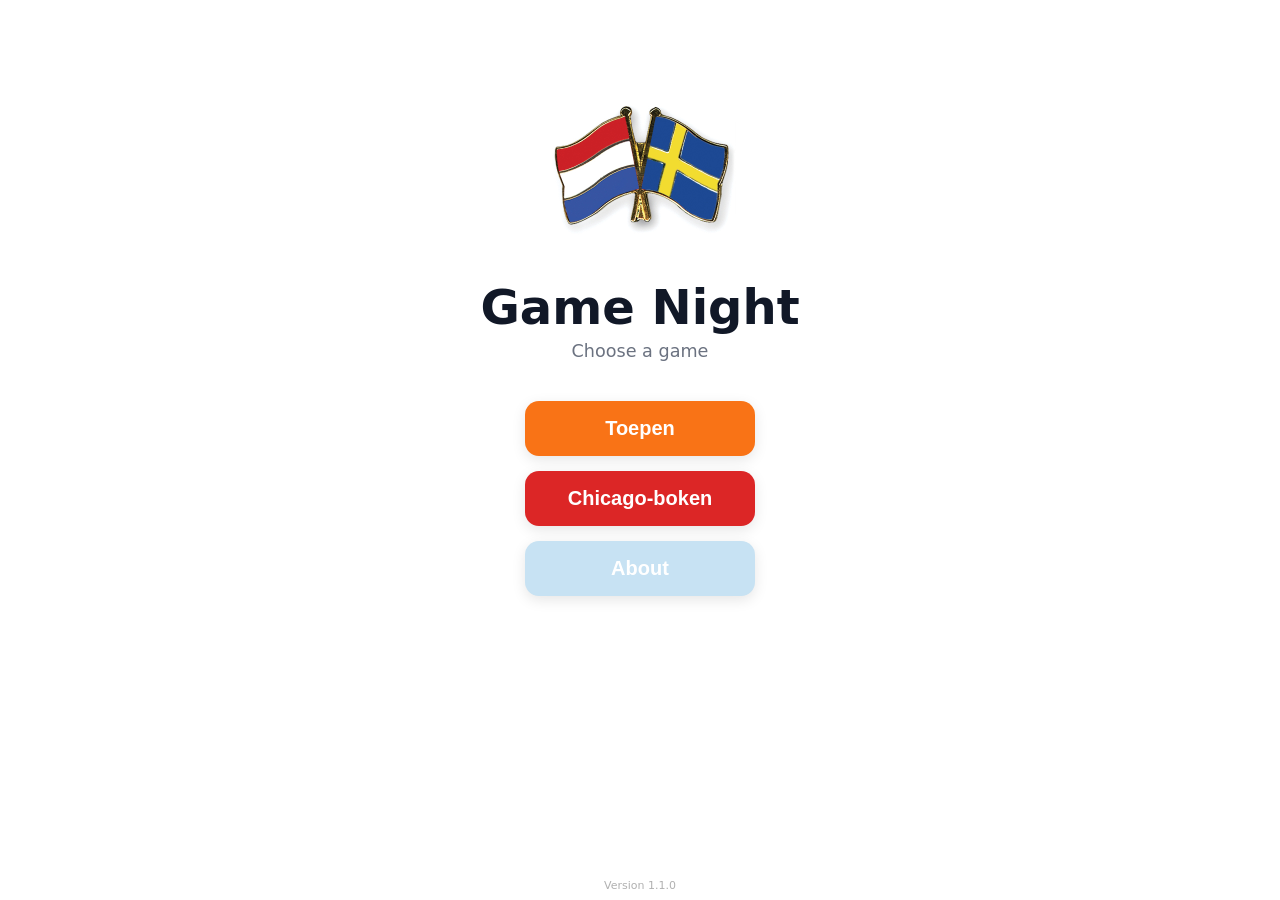
<file: index.html>
<!DOCTYPE html>
<html lang="en">
<head>
    <meta charset="UTF-8" />
    <meta name="viewport" content="width=device-width, initial-scale=1, maximum-scale=1">
    <style>
        html, body {
            touch-action: manipulation;
        }
    </style>
    <title>Toepen Scorekeeper</title>
    <link rel="stylesheet" href="style.css">
    <link rel="manifest" href="manifest.json">
    <meta name="theme-color" content="#ffffff">
</head>

<body>

    <!-- LANDING -->
    <div id="landingScreen" class="home-screen">
        <img src="Flag-Pins-Netherlands-Sweden.jpg" class="flag-img">
        <h1 class="home-title">Game Night</h1>
        <p class="home-subtitle">Choose a game</p>
        <div class="home-buttons">
            <button id="openToepenBtn" class="home-btn start">Toepen</button>
            <button id="openChicagoHubBtn" class="home-btn chicago-book">Chicago-boken</button>
            <button id="openAboutBtn" class="home-btn scores">About</button>
            <div class="version-tag">Version 1.1.0</div>
        </div>
    </div>

    <!-- TOEPEN HUB -->
    <div id="homeScreen" class="home-screen hidden">
        <button id="backToLandingFromToepen" class="page-back" aria-label="Back">←</button>
        <img src="Flag-Pins-Netherlands-Sweden.jpg" class="flag-img">
        <h1 class="home-title">Toepen</h1>
        <p class="home-subtitle">The Ultimate Scorekeeper</p>
        <div class="home-buttons">
            <button id="startBtn" class="home-btn start">Start Game</button>
            <button id="rulesBtn" class="home-btn rules">Rules</button>
            <button id="scoresBtn" class="home-btn scores">Scoreboard</button>
        </div>
    </div>

    <!-- CHICAGO HUB -->
    <div id="chicagoHubScreen" class="hidden chicago-hub">
        <button type="button" id="backToLandingFromChicago" class="page-back page-back-light" aria-label="Back">←</button>
        <div class="chicago-poster-wrap">
            <img src="chicago-bg.png" alt="Chicago-boken" class="chicago-poster">
        </div>
        <div class="chicago-hub-actions">
            <button type="button" id="chicagoBtn" class="hub-btn">Starta spel</button>
            <button type="button" id="chicagoRulesBtn" class="hub-btn">Regler</button>
            <button type="button" id="chicagoScoresBtn" class="hub-btn">Scoreboard</button>
        </div>
    </div>

    <!-- ABOUT -->
    <div id="aboutScreen" class="hidden rules-screen">
        <div class="rules-card glass-box">
            <h2 class="rules-title">About</h2>
            <p>There is nothing better playing card games, perhaps with a beer in your hand at Kvarteret, or over a coffee. This web app is an easy and fun way to count points without pen and paper.
                <br></br>
            <p>Good luck, or as we säy in Örebro:<br>Krossa Degen, ta hem segern!</br></p>

            
        </div> 
        <button id="backFromAbout" class="page-back" aria-label="Back">←</button>
    </div>

    <!-- CHICAGO RULES -->
    <div id="chicagoRulesScreen" class="hidden rules-screen">
        <button id="backFromChicagoRules" class="page-back" aria-label="Back">←</button>

        <div class="rules-card glass-box">
            <h2 class="rules-title">Chicago</h2>
            <p class="rules-subtitle">Vanlig kortlek, inga jokrar. Samtliga kort används Två spelare eller fler.</p>
        </div>

        <div class="rules-card glass-box">
            <h3>Poäng mall</h3>
            <div class="chicago-points">
                <div><span>Utspel</span><b>+5</b></div>
                <div><span>Par</span><b>+1</b></div>
                <div><span>Två par</span><b>+2</b></div>
                <div><span>Triss</span><b>+3</b></div>
                <div><span>Stege</span><b>+4</b></div>
                <div><span>Färg</span><b>+5</b></div>
                <div><span>Kåk</span><b>+6</b></div>
                <div><span>Fyrtal</span><b>+8 eller nollställ</b></div>
                <div><span>Färgstege</span><b>+11</b></div>
                <div><span>Royal Flush</span><b>+20</b></div>
                <div><span>Chicago</span><b>+15 / −15</b></div>
                <div><span>Royal Straight Flush</span><b>vinner spelet</b></div>
            </div>
        </div>

        <div class="rules-card glass-box">
            <h3>Giv</h3>
            <p>Dra kort, högst blir giv. Given roterar medurs varje omgång.</p>
        </div>

        <div class="rules-card glass-box">
            <h3>Byten &amp; hand</h3>
            <p>Fem kort var. Två byten per runda, valfritt antal kort. Byter man bara ett kort kan man se ett öppet och ta det eller få ett stängt.</p>
            <p>Efter första bytet frågar given vad spelarna har. Bäst hand får poäng. Man säger typ av hand, inte exakt vad.</p>
        </div>

        <div class="rules-card glass-box">
            <h3>Utspel</h3>
            <p>Stickrunda med de fem korten. Spelaren till vänster om given lägger första kortet. Följ färg, slå för att ta kommandot. Sista sticket ger utspelspoäng. Därefter får bäst hand poäng igen.</p>
        </div>

        <div class="rules-card glass-box">
            <h3>Ta Chicago</h3>
            <p>Ta alla stick i utspelet: <strong>+15</strong>. Misslyckas: <strong>−15</strong>. Den som ropar lägger första kortet. Ingen handpoäng den omgången.</p>
            <p>Förtur har den närmast given (förhand). Så kan man stoppa någon som annars skulle gå ut.</p>
        </div>
    </div>

    <!-- CHICAGO SCOREBOARD PLACEHOLDER -->
    <div id="chicagoScoreboardScreen" class="hidden scoreboard-screen chicago-hero">
        <h2 class="scoreboard-title">Chicago Scoreboard</h2>
        <div id="chicagoScoreboardList" class="scoreboard-list"></div>
        <button id="backFromChicagoScores" class="page-back" aria-label="Back">←</button>
    </div>

    <!-- RULES SCREEN -->
    <div id="rulesScreen" class="hidden rules-screen">

        <div class="rules-card glass-box">
            <h2 class="rules-title">Toepen Rules</h2>
            <p class="rules-subtitle">A quick and clean guide to the game</p>
        </div>

        <div class="rules-card glass-box">
            <h3>🎯 Objective</h3>
            <p>Avoid reaching <strong>15 points</strong>. The player who hits 15 is eliminated.</p>
        </div>

        <div class="rules-card glass-box">
            <h3>🃏 Card Ranking</h3>
            <p>From strongest to weakest:</p>
            <div class="rank-grid">
                <div class="rank-item">10</div>
                <div class="rank-item">9</div>
                <div class="rank-item">8</div>
                <div class="rank-item">7</div>
                <div class="rank-item">A</div>
                <div class="rank-item">K</div>
                <div class="rank-item">Q</div>
                <div class="rank-item">J</div>
            </div>
        </div>

        <div class="rules-card glass-box">
            <h3>▶️ How a Round Works</h3>
            <ul class="rules-list">
                <li>Each player receives <strong>four cards</strong>.</li>
                <li>The starting player leads the first card.</li>
                <li>Players must <strong>follow suit</strong> if able.</li>
                <li>The highest card in the leading suit wins the trick.</li>
                <li>Winner starts next trick.</li>
                <li>“Toep!” raises stakes by +1 point.</li>
            </ul>
        </div>

        <div class="rules-card glass-box">
            <h3>🏆 Winning</h3>
            <p>The last remaining player wins. The loser receives round points.</p>
        </div>

        <div class="rules-card glass-box">
            <h3>⚠️ Optional Rules</h3>
            <ul class="rules-list">
                <li><strong>OW:</strong> 2 OW → 1 penalty point</li>
                <li><strong>CP:</strong> 4 CP → 1 penalty point</li>
            </ul>
        </div>

        <button id="backFromRules" class="page-back" aria-label="Back">←</button>
    </div>

    <!-- SCOREBOARD SCREEN -->
    <div id="scoreboardScreen" class="hidden scoreboard-screen">
        <h2 class="scoreboard-title">🏆 ALL-TIME Scoreboard</h2>
        <div id="scoreboardList" class="scoreboard-list"></div>
        <button id="backFromScoreboard" class="page-back" aria-label="Back">←</button>
    </div>

    <!-- CHICAGO GAME SCREEN -->
    <div id="chicagoScreen" class="hidden chicago-screen">
        <button id="backFromChicago" class="page-back" aria-label="Back">←</button>
        <p id="chicagoDateLine" class="chicago-date-line"></p>
        <h2 class="chicago-title">Chicago</h2>

        <div id="chicagoWinnerBanner" class="chicago-winner-banner hidden"></div>

        <section class="add-player">
            <input id="chicagoNameInput" placeholder="Player name">
            <button id="chicagoAddBtn">Add</button>
        </section>

        <div id="chicagoPlayerList" class="player-list"></div>

        <div class="history-controls">
            <button id="chicagoUndoBtn" class="history-btn">⟲ Reverse</button>
            <button id="chicagoRedoBtn" class="history-btn">⟳ Forward</button>
        </div>

        <section class="toggle-container">
            <label class="toggle">
                <input type="checkbox" id="toggleChicagoHands">
                <span class="slider"></span>
                <span class="toggle-label">Show Points Menu</span>
            </label>
        </section>

        <button id="chicagoNewGameBtn" class="reset">New Game</button>
        <button id="chicagoResetPlayersBtn" class="reset reset-players">Reset All Players</button>
    </div>

    <!-- TOEPEN GAME SCREEN -->
    <div id="gameScreen" class="hidden">
        <button id="backFromGame" class="page-back" aria-label="Back">←</button>

        <section class="toggle-container">
            <label class="toggle">
                <input type="checkbox" id="toggleOW">
                <span class="slider"></span>
                <span class="toggle-label">Show Official Warning & Crying Points</span>
            </label>
        </section>

        <section class="add-player">
            <input id="nameInput" placeholder="Player name">
            <button id="addBtn">Add</button>
        </section>

        <div id="warning" class="warning hidden">
            You need at least <strong>two players</strong> to start the game.
        </div>

        <div id="playerList" class="player-list"></div>

        <div class="history-controls">
            <button id="undoBtn" class="history-btn">⟲ Reverse</button>
            <button id="redoBtn" class="history-btn">⟳ Forward</button>
        </div>

        <button id="resetBtn" class="reset" disabled>Reset All Scores</button>
        <button id="resetPlayersBtn" class="reset reset-players">Reset All Players</button>
    </div>

    <div id="fireworks" class="hidden"></div>
    <button id="newGameBtn" class="new-game-btn hidden">New Game</button>

    <script src="chicagoRules.js"></script>
    <script src="chicagoUi.js"></script>
    <script src="script.js"></script>
</body>
</html>
</file>
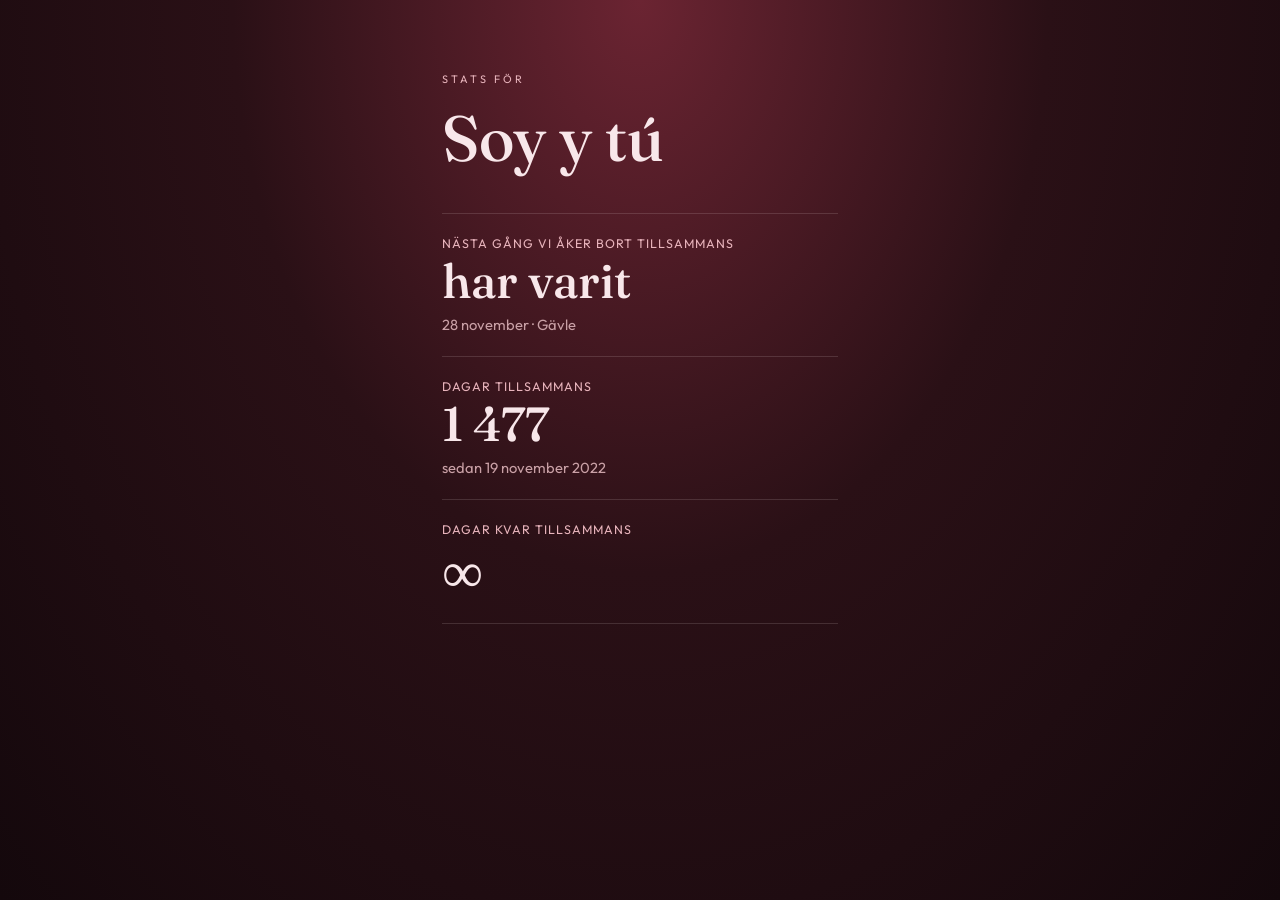
<file: bby/index.html>
<!DOCTYPE html>
<html lang="sv">
<head>
    <meta charset="UTF-8">
    <meta name="viewport" content="width=device-width, initial-scale=1">
    <meta name="robots" content="noindex,nofollow">
    <meta name="theme-color" content="#4a1520">
    <title>bby</title>
    <link rel="stylesheet" href="style.css">
</head>
<body>
    <main class="wrap">
        <p class="eyebrow">Stats för</p>
        <h1>Soy y tú</h1>

        <section class="card">
            <p class="label">Nästa gång vi åker bort tillsammans</p>
            <p id="trip" class="num">—</p>
            <p class="meta">28 november · Gävle</p>
        </section>
        
        <section class="card">
            <p class="label">Dagar tillsammans</p>
            <p id="together" class="num">—</p>
            <p class="meta">sedan 19 november 2022</p>
        </section>

        <section class="card">
            <p class="label">Dagar kvar tillsammans</p>
            <p class="num infinity">∞</p>
        </section>

 
    </main>
    <script src="app.js"></script>
</body>
</html>
</file>
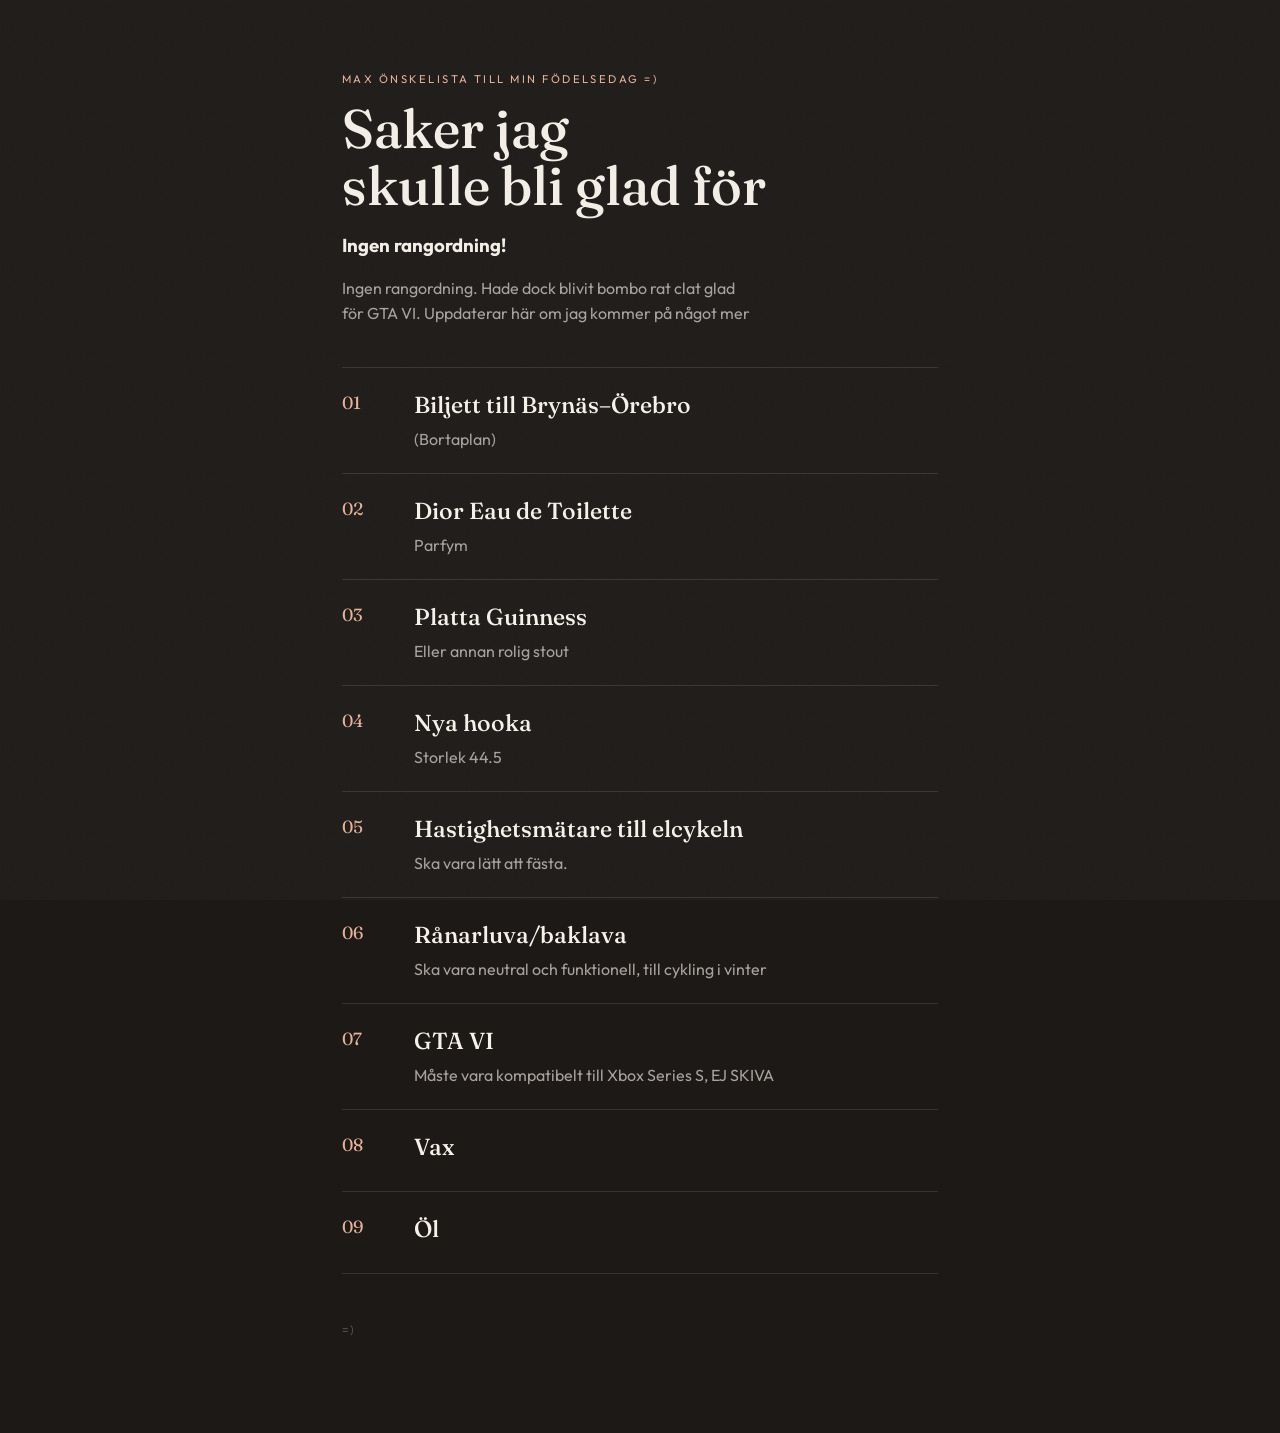
<file: onskelista/index.html>
<!DOCTYPE html>
<html lang="sv">
<head>
    <meta charset="UTF-8">
    <meta name="viewport" content="width=device-width, initial-scale=1">
    <meta name="robots" content="noindex,nofollow">
    <meta name="theme-color" content="#1c1917">
    <title>Önskelistan</title>
    <link rel="stylesheet" href="style.css">
</head>
<body>
    <div class="grain"></div>
    <main class="wrap">
        <header>
            <p class="eyebrow">MAX ÖNSKELISTA TILL MIN FÖDELSEDAG =)</p>
            <h1>Saker jag<br>skulle bli glad för</h1>
            <h3>Ingen rangordning!</h3>
            <p class="lead">Ingen rangordning. Hade dock blivit bombo rat clat glad för GTA VI. Uppdaterar här om jag kommer på något mer</p>
        </header>
        <ol id="list" class="list"></ol>
        <p id="empty" class="empty hidden">Inget här just nu.</p>
        <footer>=)</footer>
    </main>
    <script src="wishes.js"></script>
    <script src="app.js"></script>
</body>
</html>
</file>
<file: style.css>
@import url("https://fonts.googleapis.com/css2?family=Caveat:wght@500&display=swap");

/* ===== GLOBAL ===== */
body {
    font-family: system-ui, sans-serif;
    padding: 20px;
    margin: auto;
    max-width: 800px;
    background: white;
    color: #111827;
}

/* ===== HOME SCREEN ===== */
.home-screen {
    text-align: center;
    padding-top: 70px;
}

.flag-img {
    width: 200px;
    border-radius: 12px;
    margin-bottom: 25px;
}

.card-img {
    width: 350px;
    border-radius: 12px;
    margin-bottom: 25px;
}

.home-title {
    font-size: 3rem;
    font-weight: 800;
    margin: 0;
    color: #111827;
}

.home-subtitle {
    margin-top: 6px;
    font-size: 1.1rem;
    color: #6b7280;
    margin-bottom: 40px;
}

.home-buttons {
    display: flex;
    flex-direction: column;
    gap: 15px;
    align-items: center;
}

.home-btn {
    width: 230px;
    padding: 16px 20px;
    font-size: 1.25rem;
    border-radius: 14px;
    font-weight: 600;
    border: none;
    cursor: pointer;
    color: white;
    background: #f97316;
    box-shadow: 0 4px 14px rgba(0, 0, 0, 0.1);
}

.home-btn:hover {
    transform: translateY(-2px);
    box-shadow: 0 6px 20px rgba(0, 0, 0, 0.15);
}

.home-btn.rules { background: #16a34a; }
.home-btn.scores { background: #c7e2f3; }
.home-btn.chicago-book { background: #dc2626; }

/* ===== RULES ===== */
.rules-screen {
    padding: 20px;
    display: flex;
    flex-direction: column;
    gap: 20px;
}

.glass-box {
    background: rgba(255, 255, 255, 0.6);
    backdrop-filter: blur(12px);
    border-radius: 20px;
    padding: 20px 22px;
    box-shadow: 0 8px 25px rgba(0, 0, 0, 0.08);
}

.rules-title {
    font-size: 2rem;
    margin-bottom: 6px;
    background: linear-gradient(90deg, #1d4ed8, #ec4899);
    -webkit-background-clip: text;
    -webkit-text-fill-color: transparent;
}

.rules-subtitle {
    margin: 0;
    font-size: 0.95rem;
    color: #6b7280;
}

.rank-grid {
    display: grid;
    grid-template-columns: repeat(4, 1fr);
    gap: 8px;
    margin-top: 12px;
}

.rank-item {
    background: white;
    padding: 12px 0;
    border-radius: 12px;
    text-align: center;
    font-size: 1.3rem;
    font-weight: 700;
    box-shadow: 0 4px 12px rgba(0, 0, 0, 0.12);
}

.rules-list { padding-left: 20px; margin: 0; }
.rules-list li { margin-bottom: 6px; }

/* ===== SCOREBOARD ===== */
.scoreboard-screen { text-align: center; padding: 20px; }
.scoreboard-title { font-size: 2.2rem; font-weight: 700; margin-bottom: 20px; }
.scoreboard-list { display: flex; flex-direction: column; gap: 18px; margin-bottom: 25px; }
.scoreboard-empty { color: #6b7280; font-weight: 500; padding: 16px; }

.score-item {
    display: flex;
    justify-content: space-between;
    padding: 16px 20px;
    border-radius: 16px;
    background: rgba(255, 255, 255, 0.6);
    backdrop-filter: blur(12px);
    box-shadow: 0 8px 25px rgba(0, 0, 0, 0.08);
    font-size: 1.2rem;
    font-weight: 600;
}

.score-name { text-align: left; }
.score-points { color: #1d4ed8; font-weight: 700; }

/* ===== TOGGLE ===== */
.toggle-container { display: flex; justify-content: center; margin-bottom: 16px; }
.toggle { display: flex; align-items: center; gap: 10px; }
.toggle-label { color: #374151; }
.toggle input { display: none; }

.slider {
    width: 44px;
    height: 24px;
    background: #d1d5db;
    border-radius: 999px;
    position: relative;
    cursor: pointer;
}

.slider::before {
    content: "";
    position: absolute;
    width: 18px;
    height: 18px;
    background: white;
    border-radius: 50%;
    top: 3px;
    left: 3px;
    transition: transform 0.2s;
}

.toggle input:checked + .slider { background: #4f46e5; }
.toggle input:checked + .slider::before { transform: translateX(20px); }

/* ===== ADD PLAYER ===== */
.add-player { display: flex; gap: 10px; margin-bottom: 12px; }
.add-player input {
    flex: 1;
    padding: 12px;
    border-radius: 999px;
    border: 1px solid #d1d5db;
}
.add-player button {
    padding: 12px 20px;
    border: none;
    border-radius: 999px;
    background: #4f46e5;
    color: white;
    cursor: pointer;
}

.warning {
    background: #fef3c7;
    padding: 10px;
    border-left: 4px solid #f59e0b;
    border-radius: 8px;
    margin-bottom: 18px;
}

.hidden { display: none !important; }

/* ===== PLAYER CARDS ===== */
.player-list { display: flex; flex-direction: column; gap: 14px; }

.player {
    position: relative;
    background: white;
    padding: 16px;
    border-radius: 16px;
    box-shadow: 0 8px 20px rgba(0, 0, 0, 0.1);
}

.player-header { margin-bottom: 10px; }
.player-name { font-size: 1.2rem; font-weight: 600; }

.player-scores {
    display: grid;
    grid-template-columns: 1fr 1fr;
    gap: 10px;
}

.score-group {
    background: #f9fafb;
    padding: 10px;
    border-radius: 12px;
}

.score-label {
    font-size: 0.75rem;
    text-transform: uppercase;
    letter-spacing: 1px;
    color: #6b7280;
}

.score-group.points .score-label { color: #2563eb; }
.score-group.pp .score-label { color: #db2777; }
.score-group.ow .score-label { color: #f97316; }
.score-group.cp .score-label { color: #0ea5e9; }

.score-controls {
    display: flex;
    justify-content: center;
    align-items: center;
    gap: 8px;
}

.score-value { font-size: 1.3rem; font-weight: 700; }

.icon-btn {
    min-width: 44px;
    min-height: 44px;
    border-radius: 999px;
    border: none;
    cursor: pointer;
    padding: 0;
}

.icon-btn.plus { background: #dcfce7; color: #15803d; }
.icon-btn.minus { background: #fee2e2; color: #b91c1c; }
.disabled { pointer-events: none; opacity: 0.4; }

.death-overlay,
.death-overlay-static {
    position: absolute;
    inset: 0;
    background: rgba(255, 0, 0, 0.15);
    backdrop-filter: blur(3px);
    border-radius: 16px;
    display: flex;
    justify-content: center;
    align-items: center;
}

.death-overlay { animation: deathFlash 0.4s ease-out; }

.death-text,
.death-text-static {
    padding: 10px 20px;
    background: rgba(220, 38, 38, 0.9);
    color: white;
    border-radius: 12px;
    font-weight: 700;
    font-size: 1.1rem;
}

@keyframes deathFlash {
    0% { background: rgba(255, 0, 0, 0.7); }
    100% { background: rgba(255, 0, 0, 0.15); }
}

/* ===== HISTORY ===== */
.history-controls {
    display: flex;
    justify-content: center;
    gap: 12px;
    margin: 12px 0 22px;
}

.history-btn {
    padding: 6px 16px;
    font-size: 0.9rem;
    font-weight: 500;
    background: #f4f4f7;
    color: #1c1c1e;
    border: 1px solid #d2d2d7;
    border-radius: 12px;
    cursor: pointer;
}

.history-btn:disabled {
    color: #bcbcc2;
    cursor: not-allowed;
    opacity: 0.6;
}

.reset {
    width: 100%;
    margin-top: 20px;
    padding: 14px;
    background: #ef4444;
    color: white;
    border: none;
    border-radius: 999px;
}

#fireworks {
    position: fixed;
    inset: 0;
    pointer-events: none;
    z-index: 9999;
}

.new-game-btn {
    position: fixed;
    left: 50%;
    bottom: 10%;
    transform: translateX(-50%);
    padding: 14px 26px;
    border-radius: 12px;
    background: #111827;
    color: white;
    font-size: 1.1rem;
    font-weight: 600;
    border: none;
    z-index: 10000;
}

.new-game-btn.hidden { display: none; }

.version-tag {
    position: fixed;
    bottom: 8px;
    left: 50%;
    transform: translateX(-50%);
    font-size: 11px;
    color: #8f8f8f;
    opacity: 0.7;
    pointer-events: none;
}

/* ===== SHARED BACK ===== */
.page-back {
    position: fixed;
    top: 12px;
    left: 12px;
    z-index: 60;
    width: 32px;
    height: 32px;
    padding: 0;
    border: 1px solid #d1d5db;
    border-radius: 8px;
    background: #fff;
    font-size: 1rem;
    cursor: pointer;
}

.page-back-light {
    background: transparent;
    color: #f5ead6;
    border-color: rgba(245, 234, 214, 0.6);
}

#gameScreen,
#chicagoScreen,
#rulesScreen,
#scoreboardScreen,
#aboutScreen,
#chicagoRulesScreen,
#chicagoScoreboardScreen {
    padding-top: 56px;
}

/* ===== CHICAGO HUB ===== */
#chicagoHubScreen.chicago-hub:not(.hidden) {
    position: fixed;
    inset: 0;
    z-index: 40;
    margin: 0;
    padding: 54px 0 16px;
    overflow: auto;
    background: #E81536;
    display: flex;
    flex-direction: column;
    align-items: center;
    justify-content: space-between;
}

#chicagoHubScreen.hidden { display: none !important; }

.chicago-poster-wrap {
    position: relative;
    width: min(100%, 480px);
    flex: 0 0 auto;
}

.chicago-poster {
    display: block;
    width: 100%;
    height: auto;
}

.chicago-hub-actions {
    width: min(260px, 80%);
    margin: 8px auto 20px;
    display: flex;
    flex-direction: column;
    gap: 8px;
}

.hub-btn {
    background: #f5ead6;
    color: #E81536;
    border: none;
    font-weight: 800;
    letter-spacing: 0.14em;
    text-transform: uppercase;
    padding: 12px 14px;
    cursor: pointer;
}

.hub-btn:active { background: #fff; }

/* ===== CHICAGO ENGINE / NOTEBOOK ===== */
#chicagoScreen.chicago-screen {
    position: relative;
    width: 100vw;
    max-width: none;
    margin-left: calc(50% - 50vw);
    min-height: 100vh;
    padding: 56px 16px 48px;
    box-sizing: border-box;
    background-color: #f6ecd9;
    background-image:
        linear-gradient(#d95555, #d95555),
        repeating-linear-gradient(
            to bottom,
            #f6ecd9 0 27px,
            #c9d4e0 27px 28px
        );
    background-size: 1px 100%, 100% 28px;
    background-position: 36px 0, 0 0;
    background-repeat: no-repeat, repeat;
}

.chicago-date-line {
    position: absolute;
    top: 18px;
    right: 14px;
    margin: 0;
    font-family: Caveat, cursive;
    font-size: 1.05rem;
    color: #1e3a5f;
    transform: rotate(1.1deg);
}

.chicago-title {
    font-family: Caveat, cursive;
    font-size: 2.6rem;
    font-weight: 500;
    color: #1e3a5f;
    margin: 0 0 16px;
    text-align: center;
    transform: rotate(-0.8deg);
}


.chicago-card-header {
    display: flex;
    flex-direction: column;
    align-items: flex-start;
    gap: 2px;
}

.chicago-score {
    font-family: Caveat, cursive;
    font-size: 3.4rem;
    font-weight: 500;
    color: #1c1917;
    line-height: 0.9;
    width: 100%;
    text-align: center;
}
.chicago-selected { outline: 3px solid #2563eb; }
.chicago-winner { outline: 3px solid #16a34a; }

.chicago-go-out {
    margin-top: 10px;
    width: 100%;
    padding: 12px;
    border: none;
    border-radius: 12px;
    background: #111827;
    color: white;
    font-weight: 700;
}

.chicago-winner-banner {
    background: #111827;
    color: white;
    text-align: center;
    padding: 12px;
    border-radius: 12px;
    font-weight: 700;
    margin-bottom: 12px;
}

.chicago-player-menu {
    display: grid;
    grid-template-columns: 1fr 1fr;
    gap: 8px;
    margin-top: 12px;
}

.chicago-player-menu button {
    padding: 10px 8px;
    min-height: 42px;
    border-radius: 12px;
    border: none;
    background: #f3f4f6;
    font-weight: 600;
}

.danger-text {
    color: #b45309;
    font-weight: 600;
    font-size: 0.9rem;
    margin: 4px 0 10px;
}

#chicagoScreen .player {
    background: rgba(255, 250, 242, 0.86);
}
#chicagoScreen .player-name {
    font-size: 0.85rem;
    letter-spacing: 0.06em;
    text-transform: uppercase;
    color: #6b7280;
}

.trophy { font-size: 0.95rem; color: #b45309; }

.chicago-points {
    display: grid;
    gap: 8px;
    margin-top: 12px;
}
.chicago-points div {
    display: flex;
    justify-content: space-between;
    padding: 10px 12px;
    background: #fff;
    border-radius: 12px;
}
.chicago-points b { color: #9a3412; }
</file>
<file: bby/style.css>
@import url("https://fonts.googleapis.com/css2?family=Fraunces:opsz,wght@9..144,500;9..144,700&family=Outfit:wght@400;500&display=swap");

* { box-sizing: border-box; }

body {
    margin: 0;
    min-height: 100vh;
    font-family: Outfit, system-ui, sans-serif;
    background:
        radial-gradient(ellipse at top, #6b2432 0%, #2a1016 45%, #14080c 100%);
    color: #f8e7ea;
}

.wrap {
    max-width: 440px;
    margin: 0 auto;
    padding: 72px 22px 80px;
}

.eyebrow {
    letter-spacing: 0.28em;
    text-transform: uppercase;
    font-size: 0.68rem;
    color: #e8b4bc;
    margin: 0 0 12px;
}

h1 {
    font-family: Fraunces, Georgia, serif;
    font-size: 4rem;
    font-weight: 500;
    margin: 0 0 36px;
}

.card {
    padding: 22px 0;
    border-top: 1px solid rgba(248, 231, 234, 0.14);
}

.card:last-child { border-bottom: 1px solid rgba(248, 231, 234, 0.14); }

.label {
    margin: 0 0 6px;
    font-size: 0.78rem;
    letter-spacing: 0.08em;
    text-transform: uppercase;
    color: #e8b4bc;
}

.num {
    font-family: Fraunces, serif;
    font-size: 3rem;
    font-weight: 500;
    margin: 0;
    line-height: 1;
}

.num.infinity { font-size: 3.6rem; }

.meta {
    margin: 10px 0 0;
    color: #c9a0a6;
    font-size: 0.92rem;
}
</file>
<file: onskelista/style.css>
@import url("https://fonts.googleapis.com/css2?family=Fraunces:opsz,wght@9..144,500;9..144,700&family=Outfit:wght@400;500;600&display=swap");

* { box-sizing: border-box; }

body {
    margin: 0;
    min-height: 100vh;
    font-family: Outfit, system-ui, sans-serif;
    background: #1c1917;
    color: #f5f0e8;
}

.grain {
    pointer-events: none;
    position: fixed;
    inset: 0;
    opacity: 0.07;
    background-image: url("data:image/svg+xml,%3Csvg xmlns='http://www.w3.org/2000/svg' width='120' height='120'%3E%3Cfilter id='n'%3E%3CfeTurbulence type='fractalNoise' baseFrequency='.8'/%3E%3C/filter%3E%3Crect width='120' height='120' filter='url(%23n)'/%3E%3C/svg%3E");
}

.wrap {
    max-width: 640px;
    margin: 0 auto;
    padding: 72px 22px 96px;
}

.eyebrow {
    margin: 0 0 14px;
    letter-spacing: 0.22em;
    text-transform: uppercase;
    font-size: 0.7rem;
    color: #e8b298;
}

h1 {
    font-family: Fraunces, Georgia, serif;
    font-size: clamp(2.3rem, 8vw, 3.4rem);
    font-weight: 500;
    line-height: 1.05;
    margin: 0 0 16px;
}

.lead {
    margin: 0 0 40px;
    max-width: 26rem;
    color: #a8a29e;
    line-height: 1.6;
}

.list {
    list-style: none;
    margin: 0;
    padding: 0;
    counter-reset: wish;
}

.item {
    counter-increment: wish;
    position: relative;
    padding: 22px 8px 22px 72px;
    border-top: 1px solid rgba(245, 240, 232, 0.12);
}

.item:last-child { border-bottom: 1px solid rgba(245, 240, 232, 0.12); }

.item::before {
    content: counter(wish, decimal-leading-zero);
    position: absolute;
    left: 0;
    top: 24px;
    font-family: Fraunces, serif;
    font-size: 1.1rem;
    color: #e8b298;
}

.item h2 {
    font-family: Fraunces, serif;
    font-size: 1.45rem;
    font-weight: 500;
    margin: 0 0 8px;
}

.item p {
    margin: 0;
    color: #a8a29e;
    line-height: 1.5;
}

.item a {
    display: inline-block;
    margin-top: 12px;
    color: #f5f0e8;
    text-decoration: none;
    font-size: 0.82rem;
    letter-spacing: 0.08em;
    text-transform: uppercase;
    border-bottom: 1px solid #e8b298;
    padding-bottom: 2px;
}

.item a:hover { color: #e8b298; }

.empty { color: #a8a29e; }
.hidden { display: none; }

footer {
    margin-top: 48px;
    font-size: 0.75rem;
    letter-spacing: 0.12em;
    text-transform: uppercase;
    color: #57534e;
}
</file>
